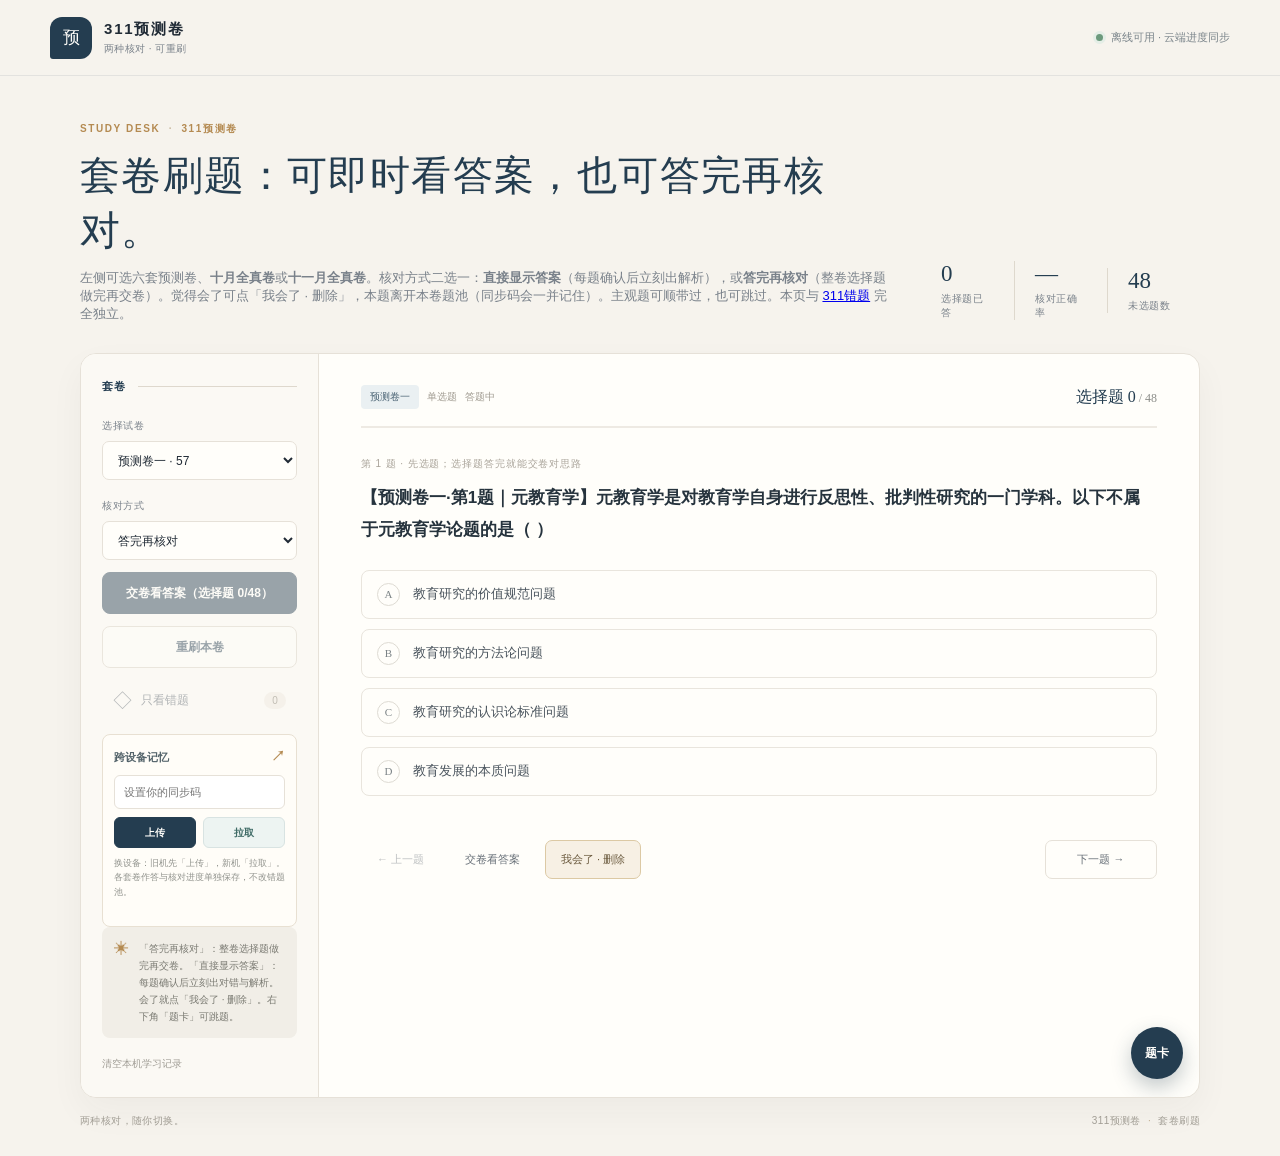
<file: 311/predict/index.html>
<!doctype html>
<html lang="zh-CN">
<head>
  <meta charset="utf-8">
  <meta name="viewport" content="width=device-width, initial-scale=1">
  <meta name="theme-color" content="#f6f3ed">
  <title>311预测卷</title>
  <link rel="stylesheet" href="../style.css?v=audit-fix-20261115">
  <link rel="stylesheet" href="./exam.css?v=audit-fix-20261115">
  <script src="questions.js?v=predict-clean-20261128"></script>
  <script src="questions-dandan.js?v=dandan-mock-clean-20261128"></script>
  <script>
    window.STUDY_APP_CONFIG = {
      storageKey: "311-predict-exam-progress-v5",
      appId: "311-predict-exam",
      syncNamespace: "311:predict-exam-v5:",
      defaultMode: "order",
      roundOnly: false,
      singlePool: false,
      paperOnly: true,
      examPaper: true,
      keepRoundPool: false,
      defaultCategory: "预测卷一",
      categoryOrder: ["预测卷一", "预测卷二", "预测卷三", "预测卷四", "预测卷五", "预测卷六", "十月全真卷", "十一月全真卷", "丹丹模拟卷一", "丹丹模拟卷二", "丹丹模拟卷三", "丹丹模拟卷四", "丹丹模拟卷五", "丹丹模拟卷六", "2024真题", "2025真题", "2026真题"]
    };
  </script>
  <script defer src="../study-list.js?v=audit-fix-20261115"></script>
  <script defer src="./app.js?v=predict-nov-q1-restore-20261118"></script>
</head>
<body>
  <header class="topbar">
    <a class="brand" href="./" aria-label="311预测卷">
      <span class="brand-mark">预</span>
      <span class="brand-copy"><strong>311预测卷</strong><small>两种核对 · 可重刷</small></span>
    </a>
    <div class="topbar-right"><span class="offline-dot"></span><span>离线可用 · 云端进度同步</span></div>
  </header>

  <main class="page-shell">
    <section class="intro-row">
      <div>
        <p class="eyebrow">STUDY DESK <span>·</span> 311预测卷</p>
        <h1>套卷刷题：可即时看答案，也可答完再核对。</h1>
        <p class="intro-copy">左侧可选六套预测卷、<strong>十月全真卷</strong>或<strong>十一月全真卷</strong>。核对方式二选一：<strong>直接显示答案</strong>（每题确认后立刻出解析），或<strong>答完再核对</strong>（整卷选择题做完再交卷）。觉得会了可点「我会了 · 删除」，本题离开本卷题池（同步码会一并记住）。主观题可顺带过，也可跳过。本页与 <a href="../wrong/">311错题</a> 完全独立。</p>
      </div>
      <div class="stats" aria-label="学习统计">
        <div class="stat"><span id="stat-done">0</span><small>选择题已答</small></div>
        <div class="stat"><span id="stat-accuracy">—</span><small>核对正确率</small></div>
        <div class="stat"><span id="stat-wrong">0</span><small id="stat-wrong-label">未选题数</small></div>
      </div>
    </section>

    <section class="workspace">
      <aside class="sidebar">
        <div class="sidebar-heading"><span class="section-kicker">套卷</span><span class="tiny-rule"></span></div>
        <label class="field-label" for="category-select">选择试卷</label>
        <select id="category-select" class="select-control" aria-label="选择预测卷"></select>
        <label class="field-label" for="check-mode-select">核对方式</label>
        <select id="check-mode-select" class="select-control" aria-label="选择核对方式">
          <option value="grade">答完再核对</option>
          <option value="instant">直接显示答案</option>
        </select>
        <button id="grade-paper-btn" class="btn btn-primary grade-paper-btn" type="button">交卷看答案</button>
        <button id="retake-paper-btn" class="btn btn-ghost grade-paper-btn retake-paper-btn" type="button" disabled>重刷本卷</button>
        <button id="wrong-filter" class="wrong-filter" type="button" disabled>
          <span class="bookmark-icon">◇</span>
          <span>只看错题</span>
          <span id="wrong-count" class="count-pill">0</span>
        </button>
        <section class="sync-card" aria-label="跨设备进度同步">
          <div class="sync-heading"><span>跨设备记忆</span><span class="sync-cloud">↗</span></div>
          <input id="sync-code" class="sync-code" type="password" autocomplete="off" placeholder="设置你的同步码">
          <div class="sync-actions"><button id="sync-upload" type="button">上传</button><button id="sync-download" type="button">拉取</button></div>
          <p class="sync-help">换设备：旧机先「上传」，新机「拉取」。各套卷作答与核对进度单独保存，不改错题池。</p>
          <p id="sync-status" class="sync-status" role="status"></p>
        </section>
        <div class="sidebar-note"><span class="note-mark">✳</span><p>「答完再核对」：整卷选择题做完再交卷。「直接显示答案」：每题确认后立刻出对错与解析。会了就点「我会了 · 删除」。右下角「题卡」可跳题。</p></div>
        <button id="reset-progress" class="text-button" type="button">清空本机学习记录</button>
      </aside>

      <section class="question-panel" aria-live="polite">
        <div id="question-view"></div>
      </section>
    </section>
    <footer class="footer"><span>两种核对，随你切换。</span><span>311预测卷 <i>·</i> 套卷刷题</span></footer>
  </main>
  <div id="toast" class="toast" role="status"></div>
</body>
</html>
</file>
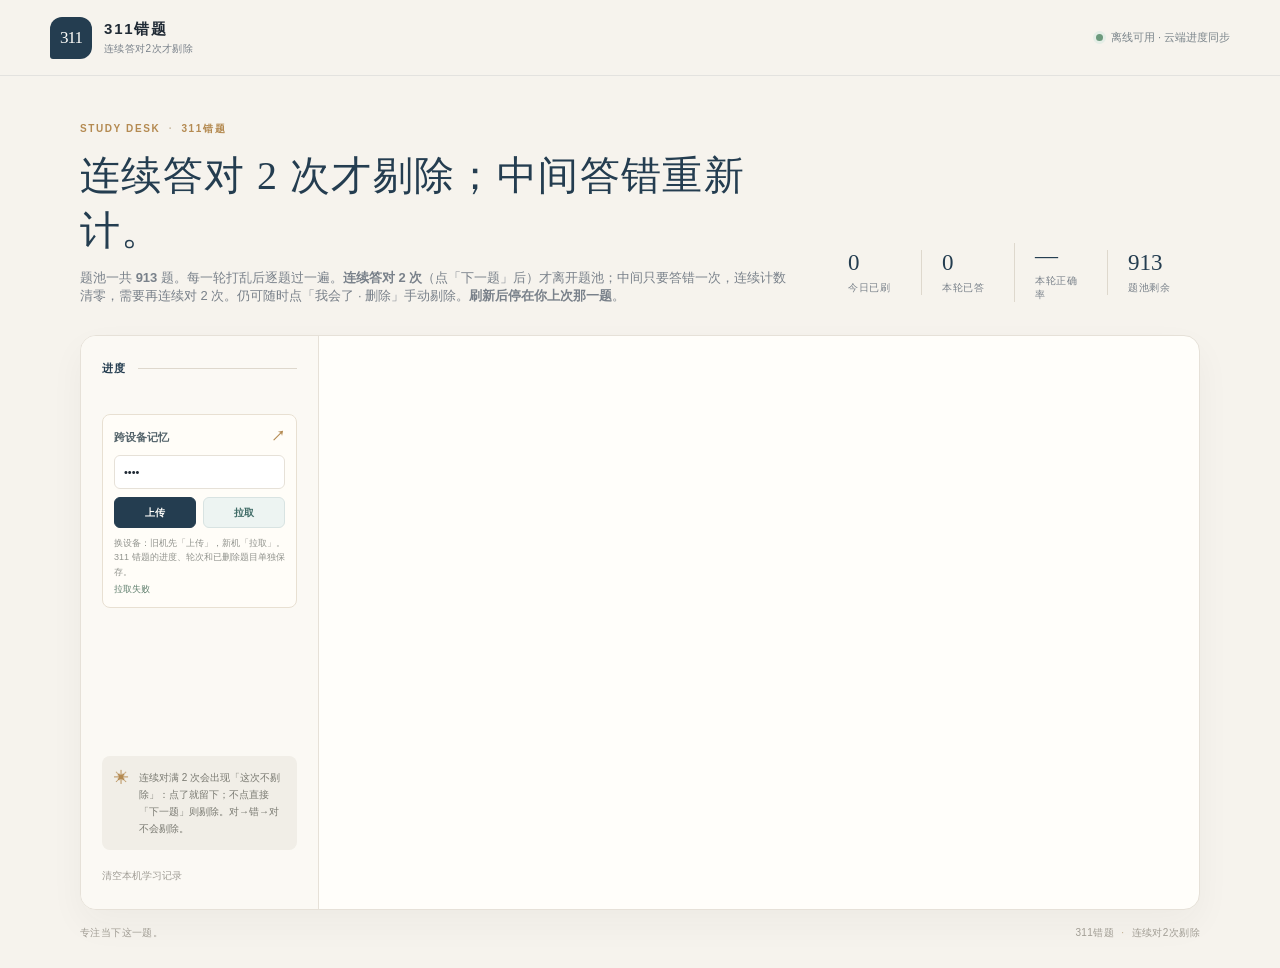
<file: 311/wrong/index.html>
<!doctype html>
<html lang="zh-CN">
<head>
  <meta charset="utf-8">
  <meta name="viewport" content="width=device-width, initial-scale=1">
  <meta name="theme-color" content="#f6f3ed">
  <title>311错题</title>
  <link rel="stylesheet" href="../style.css?v=round-nav-20261115">
  <script src="questions.js?v=wrong-pool-913-clean-20261128"></script>
  <script>
    window.STUDY_APP_CONFIG = {
      storageKey: "311-wrong-pool-progress-v1",
      appId: "311-wrong-pool",
      syncNamespace: "311:wrong-pool:",
      defaultMode: "random-cover",
      roundOnly: true,
      singlePool: true,
      keepRoundPool: true,
      // 连续答对 2 次才剔除；中间答错清零重计
      autoRemoveCorrectStreak: 2
    };
  </script>
  <script defer src="../study-list.js?v=round-nav-20261115"></script>
  <script defer src="../politics/app.js?v=politics-batch3-20261128"></script>
</head>
<body>
  <header class="topbar">
    <a class="brand" href="./" aria-label="311错题">
      <span class="brand-mark">311</span>
      <span class="brand-copy"><strong>311错题</strong><small>连续答对2次才剔除</small></span>
    </a>
    <div class="topbar-right"><span class="offline-dot"></span><span>离线可用 · 云端进度同步</span></div>
  </header>

  <main class="page-shell">
    <section class="intro-row">
      <div>
        <p class="eyebrow">STUDY DESK <span>·</span> 311错题</p>
        <h1>连续答对 2 次才剔除；中间答错重新计。</h1>
        <p class="intro-copy">题池一共 <strong id="bank-total">—</strong> 题。每一轮打乱后逐题过一遍。<strong>连续答对 2 次</strong>（点「下一题」后）才离开题池；中间只要答错一次，连续计数清零，需要再连续对 2 次。仍可随时点「我会了 · 删除」手动剔除。<strong>刷新后停在你上次那一题</strong>。</p>
      </div>
      <div class="stats" aria-label="学习统计">
        <div class="stat"><span id="stat-today">0</span><small>今日已刷</small></div>
        <div class="stat"><span id="stat-done">0</span><small>本轮已答</small></div>
        <div class="stat"><span id="stat-accuracy">—</span><small>本轮正确率</small></div>
        <div class="stat"><span id="stat-wrong">0</span><small>题池剩余</small></div>
      </div>
    </section>

    <section class="workspace">
      <aside class="sidebar">
        <div class="sidebar-heading"><span class="section-kicker">进度</span><span class="tiny-rule"></span></div>
        <section class="sync-card" aria-label="跨设备进度同步">
          <div class="sync-heading"><span>跨设备记忆</span><span class="sync-cloud">↗</span></div>
          <input id="sync-code" class="sync-code" type="password" autocomplete="off" placeholder="设置你的同步码">
          <div class="sync-actions"><button id="sync-upload" type="button">上传</button><button id="sync-download" type="button">拉取</button></div>
          <p class="sync-help">换设备：旧机先「上传」，新机「拉取」。311 错题的进度、轮次和已删除题目单独保存。</p>
          <p id="sync-status" class="sync-status" role="status"></p>
        </section>
        <div class="sidebar-note"><span class="note-mark">✳</span><p>连续对满 2 次会出现「这次不剔除」：点了就留下；不点直接「下一题」则剔除。对→错→对不会剔除。</p></div>
        <button id="reset-progress" class="text-button" type="button">清空本机学习记录</button>
      </aside>

      <section class="question-panel" aria-live="polite">
        <div id="question-view"></div>
      </section>
    </section>
    <footer class="footer"><span>专注当下这一题。</span><span>311错题 <i>·</i> 连续对2次剔除</span></footer>
  </main>
  <div id="toast" class="toast" role="status"></div>
  <script>
    document.getElementById("bank-total").textContent = (window.QUESTION_BANK || []).length;
  </script>
</body>
</html>
</file>
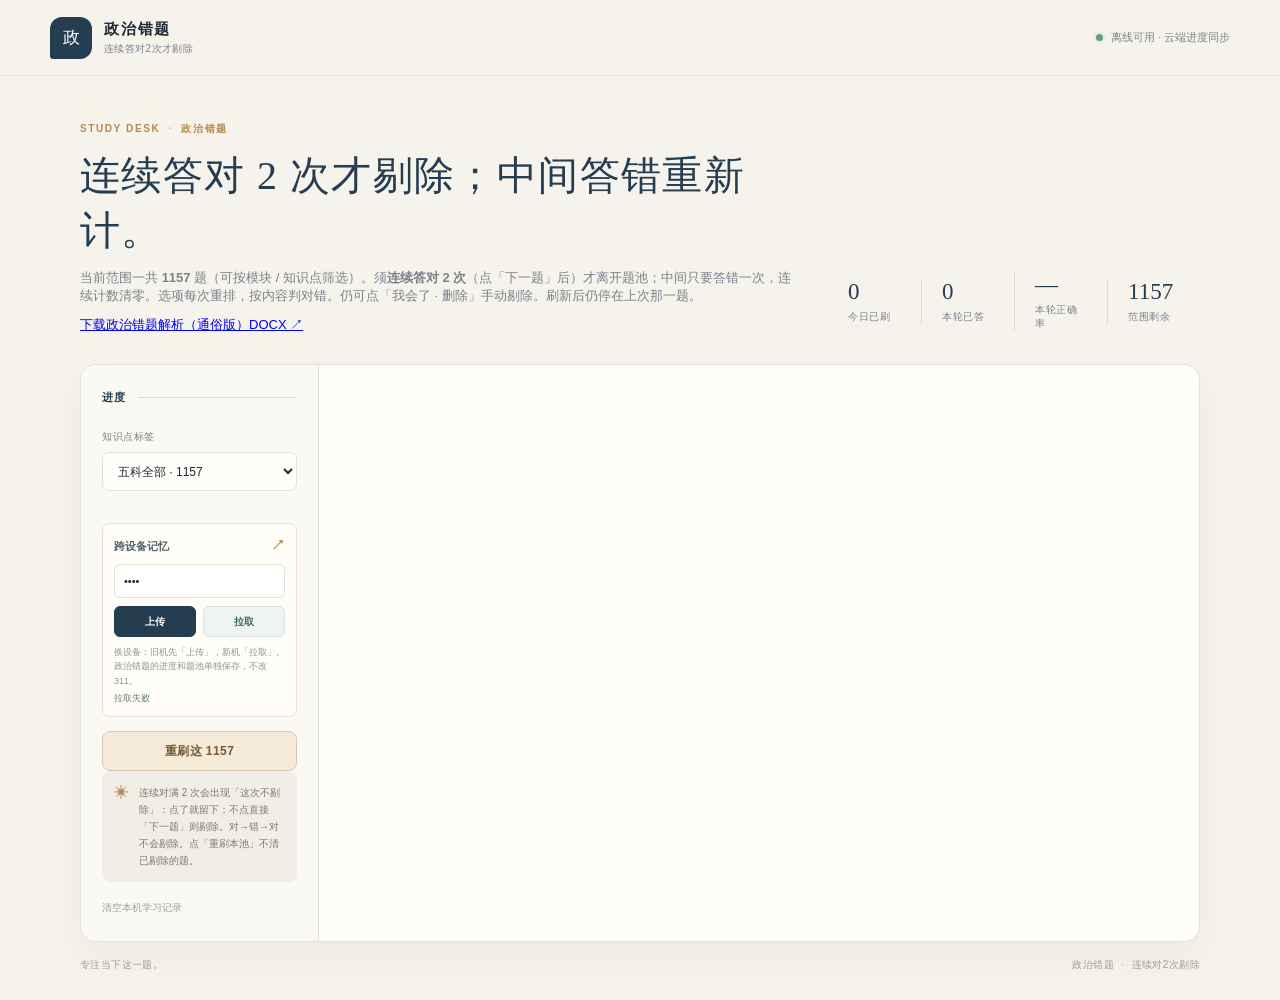
<file: 311/politics/wrong/index.html>
<!doctype html>
<html lang="zh-CN">
<head>
  <meta charset="utf-8">
  <meta name="viewport" content="width=device-width, initial-scale=1">
  <meta name="theme-color" content="#f6f3ed">
  <title>政治错题</title>
  <link rel="stylesheet" href="../style.css?v=restart-pool-20261123">
  <script src="questions.js?v=politics-docx-batch3-20261128"></script>
  <script src="questions-docx-batch-1.js?v=politics-docx-batch3-20261128"></script>
  <script src="questions-docx-batch-2.js?v=politics-docx-batch3-20261128"></script>
  <script src="questions-docx-batch-3.js?v=politics-docx-batch3-20261128"></script>
  <script>
    window.STUDY_APP_CONFIG = {
      storageKey: "politics-wrong-pool-progress-v1",
      appId: "politics-wrong-pool",
      syncNamespace: "politics:wrong-pool:",
      defaultMode: "random-cover",
      roundOnly: true,
      orderRound: false,
      keepRoundPool: true,
      // 连续答对 2 次才剔除；中间答错清零重计
      autoRemoveCorrectStreak: 2,
      lockPoolFromProgress: true,
      shuffleOptions: true,
      singlePool: false,
      subjectOrder: ["马原", "新思想", "毛中特", "史纲", "思修"],
      categoryOrder: [
        "马克思主义基本理论", "唯物论", "唯物辩证法", "认识论", "唯物史观", "商品与货币", "资本主义经济制度", "垄断资本与经济全球化", "社会主义与共产主义", "马原·未细分",
        "思想理论与「两个结合」", "中国式现代化与民族复兴", "高质量发展与经济建设", "改革开放与发展动力", "民主政治与全面依法治国", "文化建设与文化自信", "民生保障与共同富裕", "生态文明与绿色发展", "国家安全、国防与祖国统一", "中国特色大国外交", "党的领导与自我革命", "新思想·未细分",
        "毛泽东思想的形成与活的灵魂", "新民主主义革命理论", "社会主义改造理论", "社会主义建设道路初步探索", "邓小平理论", "「三个代表」重要思想", "科学发展观", "中国特色社会主义理论体系与新时代", "毛中特·未细分",
        "近代中国的开端与反侵略斗争", "洋务运动、维新变法与辛亥革命", "新文化运动、五四运动与中国共产党创建", "国民革命与土地革命战争", "全民族抗战与抗日战争胜利", "解放战争与新中国成立", "社会主义革命、建设与探索", "改革开放与中国特色社会主义", "新时代与民族复兴", "史纲·未细分",
        "思想道德与法律关系", "人生观与人生价值", "理想信念", "中国精神与爱国主义", "社会主义核心价值观", "道德规范与修养", "法治思想与法律基础", "思修·未细分"
      ]
    };
  </script>
  <script defer src="../../study-list.js?v=restart-pool-20261123"></script>
  <script defer src="../app.js?v=politics-batch3-20261128"></script>
</head>
<body>
  <header class="topbar">
    <a class="brand" href="./" aria-label="政治错题">
      <span class="brand-mark">政</span>
      <span class="brand-copy"><strong>政治错题</strong><small>连续答对2次才剔除</small></span>
    </a>
    <div class="topbar-right"><span class="offline-dot"></span><span>离线可用 · 云端进度同步</span></div>
  </header>

  <main class="page-shell">
    <section class="intro-row">
      <div>
        <p class="eyebrow">STUDY DESK <span>·</span> 政治错题</p>
        <h1>连续答对 2 次才剔除；中间答错重新计。</h1>
        <p class="intro-copy">当前范围一共 <strong id="bank-total">—</strong> 题（可按模块 / 知识点筛选）。须<strong>连续答对 2 次</strong>（点「下一题」后）才离开题池；中间只要答错一次，连续计数清零。选项每次重排，按内容判对错。仍可点「我会了 · 删除」手动剔除。刷新后仍停在上次那一题。</p>
        <p class="intro-copy"><a href="../政治错题解析（通俗版）.docx" download>下载政治错题解析（通俗版）DOCX ↗</a></p>
      </div>
      <div class="stats" aria-label="学习统计">
        <div class="stat"><span id="stat-today">0</span><small>今日已刷</small></div>
        <div class="stat"><span id="stat-done">0</span><small>本轮已答</small></div>
        <div class="stat"><span id="stat-accuracy">—</span><small>本轮正确率</small></div>
        <div class="stat"><span id="stat-wrong">0</span><small>范围剩余</small></div>
      </div>
    </section>

    <section class="workspace">
      <aside class="sidebar">
        <div class="sidebar-heading"><span class="section-kicker">进度</span><span class="tiny-rule"></span></div>
        <label class="field-label" for="category-select">知识点标签</label>
        <select id="category-select" class="select-control" aria-label="按模块或知识点筛选"></select>
        <section class="sync-card" aria-label="跨设备进度同步">
          <div class="sync-heading"><span>跨设备记忆</span><span class="sync-cloud">↗</span></div>
          <input id="sync-code" class="sync-code" type="password" autocomplete="off" placeholder="设置你的同步码">
          <div class="sync-actions"><button id="sync-upload" type="button">上传</button><button id="sync-download" type="button">拉取</button></div>
          <p class="sync-help">换设备：旧机先「上传」，新机「拉取」。政治错题的进度和题池单独保存，不改 311。</p>
          <p id="sync-status" class="sync-status" role="status"></p>
        </section>
        <button id="restart-pool" class="pool-restart-btn" type="button">重刷本池</button>
        <div class="sidebar-note"><span class="note-mark">✳</span><p>连续对满 2 次会出现「这次不剔除」：点了就留下；不点直接「下一题」则剔除。对→错→对不会剔除。点「重刷本池」不清已剔除的题。</p></div>
        <button id="reset-progress" class="text-button" type="button">清空本机学习记录</button>
      </aside>

      <section class="question-panel" aria-live="polite">
        <div id="question-view"></div>
      </section>
    </section>
    <footer class="footer"><span>专注当下这一题。</span><span>政治错题 <i>·</i> 连续对2次剔除</span></footer>
  </main>
  <div id="toast" class="toast" role="status"></div>
</body>
</html>
</file>
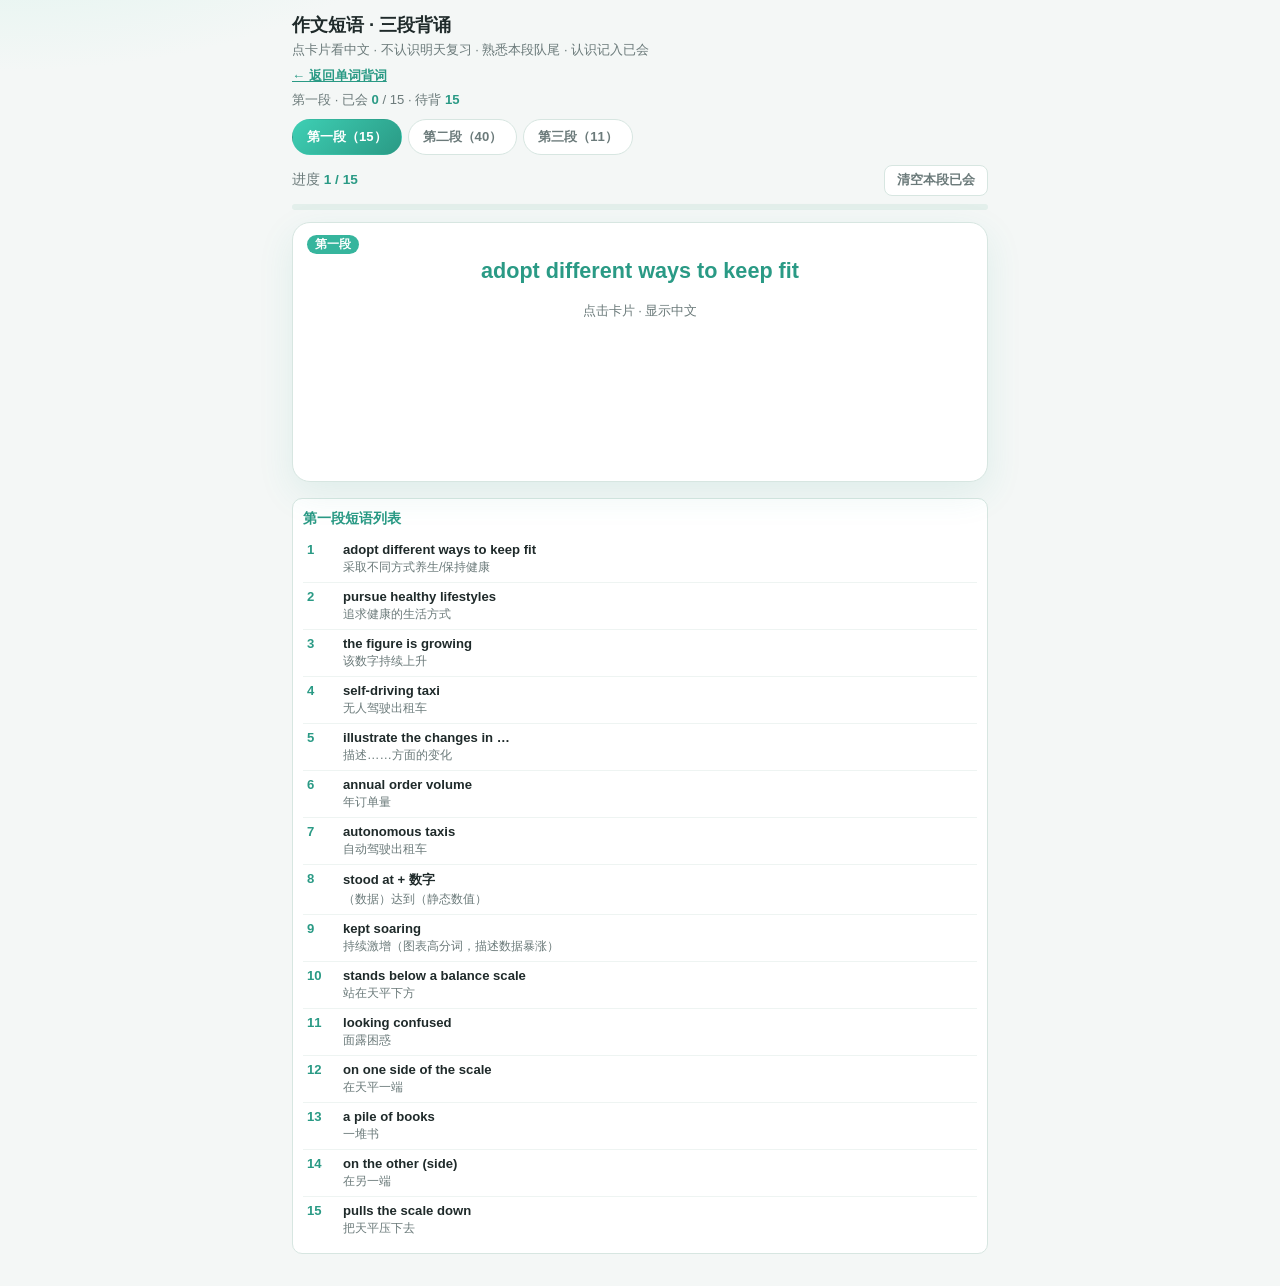
<file: phrases.html>
<!DOCTYPE html>
<html lang="zh-CN">
<head>
<meta charset="UTF-8" />
<meta name="viewport" content="width=device-width, initial-scale=1" />
<title>作文短语 · 三段背诵</title>
<style>
  :root {
    --bg: #f4f7f6; --card: #fff; --teal: #36b59d; --teal-dark: #2a9a85;
    --text: #1f2a2a; --muted: #6b7a7a; --line: #d7e6e1;
  }
  * { box-sizing: border-box; }
  body {
    margin: 0; font-family: "Segoe UI", "Microsoft YaHei", sans-serif; color: var(--text);
    background: radial-gradient(900px 400px at 0% -10%, #d9f3ec 0%, transparent 50%), var(--bg);
  }
  .wrap { max-width: 720px; margin: 0 auto; padding: 12px 12px 32px; }
  header { margin-bottom: 10px; }
  h1 { margin: 0; font-size: 1.15rem; }
  .sub { color: var(--muted); font-size: 0.8rem; margin-top: 4px; line-height: 1.4; }
  .nav { margin-top: 8px; font-size: 0.82rem; }
  .nav a { color: var(--teal-dark); font-weight: 650; }
  .stats { font-size: 0.82rem; color: var(--muted); margin-top: 6px; }
  .stats b { color: var(--teal-dark); }
  .section-tabs { display: flex; flex-wrap: wrap; gap: 6px; margin: 10px 0; }
  .section-tabs button {
    padding: 8px 14px; border-radius: 999px; border: 1px solid var(--line);
    background: #fff; color: var(--muted); font-weight: 700; font-size: 0.82rem; cursor: pointer;
  }
  .section-tabs button.active {
    background: linear-gradient(135deg, #3ecfb4, #2a9a85); color: #fff; border-color: transparent;
  }
  .card-top { display: flex; justify-content: space-between; align-items: center; font-size: 0.85rem; color: var(--muted); margin-bottom: 8px; }
  .card-top b { color: var(--teal-dark); }
  .track { height: 6px; background: #e3efeb; border-radius: 999px; overflow: hidden; margin-bottom: 12px; }
  .fill { height: 100%; width: 0%; background: linear-gradient(90deg, #36b59d, #2a9a85); transition: width 0.25s; }
  .flash {
    background: var(--card); border: 1px solid var(--line); border-radius: 18px;
    box-shadow: 0 12px 36px rgba(42,154,133,0.1); min-height: 260px; padding: 24px 18px;
    text-align: center; cursor: pointer; position: relative;
  }
  .flash .tag {
    position: absolute; top: 12px; left: 14px; font-size: 0.72rem; font-weight: 700;
    color: #fff; background: var(--teal); padding: 2px 8px; border-radius: 999px;
  }
  .flash .en {
    font-size: clamp(1.05rem, 4.5vw, 1.35rem); font-weight: 750; color: var(--teal-dark);
    line-height: 1.45; margin-top: 8px;
  }
  .flash .hint { margin-top: 16px; font-size: 0.82rem; color: var(--muted); }
  .flash .zh {
    display: none; margin-top: 14px; padding: 12px 14px; text-align: left;
    background: #fff8ec; border: 1px solid #f0d2a0; border-radius: 12px;
    font-size: 0.95rem; line-height: 1.5;
  }
  .flash.open .zh { display: block; }
  .flash.open .hint { display: none; }
  .actions { display: grid; grid-template-columns: 1fr 1fr 1fr; gap: 8px; margin-top: 14px; display: none; }
  .actions.show { display: grid; }
  .actions button { padding: 12px 6px; border: 0; border-radius: 12px; font-weight: 700; font-size: 0.85rem; cursor: pointer; }
  .act-forgot { background: #fdecea; color: #c0392b; }
  .act-vague { background: #fff6e5; color: #b8860b; }
  .act-know { background: #e8f6f2; color: #1a7a66; }
  .done {
    display: none; text-align: center; padding: 28px 16px; background: var(--card);
    border: 1px dashed var(--line); border-radius: 14px; color: var(--muted);
  }
  .done b { display: block; color: var(--teal-dark); margin-bottom: 8px; }
  .row { display: flex; flex-wrap: wrap; gap: 8px; justify-content: center; margin-top: 12px; }
  button.tool {
    appearance: none; border: 1px solid var(--line); background: #fff; border-radius: 8px;
    padding: 6px 12px; font-weight: 700; font-size: 0.8rem; cursor: pointer; color: var(--muted);
  }
  button.tool-primary { background: var(--teal); color: #fff; border-color: transparent; }
  .list-panel { margin-top: 16px; background: var(--card); border: 1px solid var(--line); border-radius: 10px; padding: 10px; }
  .list-panel h2 { margin: 0 0 8px; font-size: 0.9rem; color: var(--teal-dark); }
  .phrase-row {
    display: grid; grid-template-columns: 28px 1fr; gap: 8px; padding: 6px 4px;
    border-bottom: 1px solid #eef4f2; font-size: 0.82rem; cursor: pointer;
  }
  .phrase-row:last-child { border-bottom: 0; }
  .phrase-row.known { opacity: 0.55; }
  .phrase-row .idx { color: var(--teal-dark); font-weight: 700; }
  .phrase-row .en { font-weight: 650; color: var(--text); }
  .phrase-row .zh { color: var(--muted); margin-top: 2px; font-size: 0.78rem; }
</style>
</head>
<body>
<div class="wrap">
  <header>
    <h1>作文短语 · 三段背诵</h1>
    <div class="sub">点卡片看中文 · 不认识明天复习 · 熟悉本段队尾 · 认识记入已会</div>
    <div class="nav"><a href="index.html">← 返回单词背词</a></div>
    <div class="stats" id="stats"></div>
  </header>

  <div class="section-tabs" id="sectionTabs">
    <button type="button" data-section="1" class="active">第一段（15）</button>
    <button type="button" data-section="2">第二段（40）</button>
    <button type="button" data-section="3">第三段（11）</button>
  </div>

  <div class="card-top">
    <span>进度 <b id="cardProgress">0 / 0</b></span>
    <button type="button" class="tool" id="btnResetSection">清空本段已会</button>
  </div>
  <div class="track"><div class="fill" id="progressFill"></div></div>

  <div class="flash" id="flash">
    <span class="tag" id="sectionTag">第一段</span>
    <div class="en" id="cardEn"></div>
    <div class="hint" id="cardHint">点击卡片 · 显示中文</div>
    <div class="zh" id="cardZh"></div>
  </div>

  <div class="actions" id="actions">
    <button type="button" class="act-forgot" data-act="forgot">不认识</button>
    <button type="button" class="act-vague" data-act="vague">熟悉</button>
    <button type="button" class="act-know" data-act="know">认识</button>
  </div>

  <div class="done" id="done">
    <b id="doneTitle">本段背完了</b>
    <span id="doneHint">可切换其他段继续，或点「重新背本段」。</span>
    <div class="row">
      <button type="button" class="tool tool-primary" id="btnReload">重新背本段</button>
    </div>
  </div>

  <div class="list-panel">
    <h2 id="listTitle">第一段短语列表</h2>
    <div id="phraseList"></div>
  </div>
</div>

<script>
const STORAGE_KEY = "phrase_memo_v2";
const PHRASE_LIST_VERSION = 2;
const $ = (id) => document.getElementById(id);

const PHRASES = [
    { id: 1, section: 1, en: "adopt different ways to keep fit", zh: "采取不同方式养生/保持健康" },
    { id: 2, section: 1, en: "pursue healthy lifestyles", zh: "追求健康的生活方式" },
    { id: 3, section: 1, en: "the figure is growing", zh: "该数字持续上升" },
    { id: 4, section: 1, en: "self-driving taxi", zh: "无人驾驶出租车" },
    { id: 5, section: 1, en: "illustrate the changes in …", zh: "描述……方面的变化" },
    { id: 6, section: 1, en: "annual order volume", zh: "年订单量" },
    { id: 7, section: 1, en: "autonomous taxis", zh: "自动驾驶出租车" },
    { id: 8, section: 1, en: "stood at + 数字", zh: "（数据）达到（静态数值）" },
    { id: 9, section: 1, en: "kept soaring", zh: "持续激增（图表高分词，描述数据暴涨）" },
    { id: 10, section: 1, en: "stands below a balance scale", zh: "站在天平下方" },
    { id: 11, section: 1, en: "looking confused", zh: "面露困惑" },
    { id: 12, section: 1, en: "on one side of the scale", zh: "在天平一端" },
    { id: 13, section: 1, en: "a pile of books", zh: "一堆书" },
    { id: 14, section: 1, en: "on the other (side)", zh: "在另一端" },
    { id: 15, section: 1, en: "pulls the scale down", zh: "把天平压下去" },
    { id: 16, section: 2, en: "light health preservation", zh: "轻养生（本篇主题词）" },
    { id: 17, section: 2, en: "Several factors can account for the trend.", zh: "几个因素可以解释这一趋势" },
    { id: 18, section: 2, en: "heavy workloads", zh: "繁重的工作负担" },
    { id: 19, section: 2, en: "irregular daily routines", zh: "不规律的日常作息" },
    { id: 20, section: 2, en: "render sb aware of …", zh: "使某人意识到……（高分动词搭配）" },
    { id: 21, section: 2, en: "potential health hazards", zh: "潜在的健康隐患" },
    { id: 22, section: 2, en: "a wide array of", zh: "各式各样的、大量的" },
    { id: 23, section: 2, en: "enable sb to do sth", zh: "使某人能够做某事" },
    { id: 24, section: 2, en: "busy office workers", zh: "忙碌的上班族" },
    { id: 25, section: 2, en: "take simple health measures", zh: "采取简易的养生方式" },
    { id: 26, section: 2, en: "fall into a paradox", zh: "陷入一种矛盾（思辨加分短语）" },
    { id: 27, section: 2, en: "stay up late", zh: "熬夜" },
    { id: 28, section: 2, en: "overwork", zh: "过度工作，超负荷工作" },
    { id: 29, section: 2, en: "count on sth to do sth", zh: "指望某物去做……" },
    { id: 30, section: 2, en: "health supplements", zh: "养生保健品" },
    { id: 31, section: 2, en: "offset physical losses", zh: "弥补身体损耗" },
    { id: 32, section: 2, en: "transform our lifestyle", zh: "改变我们的生活方式" },
    { id: 33, section: 2, en: "technological advances", zh: "技术进步" },
    { id: 34, section: 2, en: "alter this pattern", zh: "改变这种模式" },
    { id: 35, section: 2, en: "cut down avoidable traffic risks", zh: "减少可避免的交通风险" },
    { id: 36, section: 2, en: "attach great importance to …", zh: "高度重视……" },
    { id: 37, section: 2, en: "improve life quality", zh: "提升生活质量" },
    { id: 38, section: 2, en: "be burdened with heavy workloads", zh: "背负繁重的工作压力" },
    { id: 39, section: 2, en: "relieve their stress", zh: "缓解压力" },
    { id: 40, section: 2, en: "save physical energy", zh: "节省体力" },
    { id: 41, section: 2, en: "conveys what lifestyle teenagers should choose", zh: "传达青少年应当选择何种生活方式" },
    { id: 42, section: 2, en: "in their life journey", zh: "在人生旅途上" },
    { id: 43, section: 2, en: "It is inevitable that …", zh: "……是不可避免的" },
    { id: 44, section: 2, en: "face a dilemma", zh: "面临两难抉择" },
    { id: 45, section: 2, en: "indulge in temporary entertainment", zh: "沉溺于短暂的娱乐" },
    { id: 46, section: 2, en: "keep studying persistently", zh: "坚持学习" },
    { id: 47, section: 2, en: "weigh the consequences", zh: "权衡后果" },
    { id: 48, section: 2, en: "be responsible for our own life", zh: "对自己的人生负责" },
    { id: 49, section: 2, en: "resist transient temptation", zh: "抵制短暂的诱惑" },
    { id: 50, section: 2, en: "lose precious opportunities for self-growth", zh: "失去宝贵的自我成长机会" },
    { id: 51, section: 2, en: "attach great importance to self-improvement", zh: "高度重视自我提升" },
    { id: 52, section: 2, en: "stick to their goals", zh: "坚守目标" },
    { id: 53, section: 2, en: "equip sb. with knowledge and inner motivation", zh: "赋予某人知识与内在动力" },
    { id: 54, section: 2, en: "perseverance lays a solid foundation for…", zh: "毅力为……打下坚实基础" },
    { id: 55, section: 2, en: "cope with future challenges", zh: "应对未来的挑战" },
    { id: 56, section: 3, en: "cultivate wholesome lifestyles", zh: "培养健康的生活方式" },
    { id: 57, section: 3, en: "rather than", zh: "而不是" },
    { id: 58, section: 3, en: "superficial remedies", zh: "表面的补救手段（高分思辨短语）" },
    { id: 59, section: 3, en: "fully appreciate the benefits", zh: "充分认识 / 享受益处" },
    { id: 60, section: 3, en: "technological progress", zh: "科技进步" },
    { id: 61, section: 3, en: "take initiatives to do sth", zh: "主动采取行动做某事" },
    { id: 62, section: 3, en: "regulate this emerging industry", zh: "规范这一新兴行业" },
    { id: 63, section: 3, en: "enrich our knowledge", zh: "丰富知识" },
    { id: 64, section: 3, en: "translate this awareness into practical actions", zh: "将这种认知转化为实际行动" },
    { id: 65, section: 3, en: "rather than", zh: "而不是" },
    { id: 66, section: 3, en: "indulge in mindless entertainment on mobile phones", zh: "沉迷手机上无意义的娱乐" },
  ];

const SECTION_NAMES = { 1: "第一段", 2: "第二段", 3: "第三段" };

let currentSection = 1;
let knownIds = [];
let reviewSchedule = {};
let queue = [];
let queueIndex = 0;
let sessionTotal = 0;
let revealed = false;

function todayKey() {
  const d = new Date();
  return `${d.getFullYear()}-${String(d.getMonth() + 1).padStart(2, "0")}-${String(d.getDate()).padStart(2, "0")}`;
}

function addDays(dateKey, days) {
  const [y, mo, da] = dateKey.split("-").map(Number);
  const t = new Date(y, mo - 1, da + days);
  return `${t.getFullYear()}-${String(t.getMonth() + 1).padStart(2, "0")}-${String(t.getDate()).padStart(2, "0")}`;
}

function isAvailable(id) {
  if (knownIds.includes(id)) return false;
  const due = reviewSchedule[id];
  if (!due) return true;
  return due <= todayKey();
}

function phraseById(id) {
  return PHRASES.find((p) => p.id === id);
}

function save() {
  localStorage.setItem(
    STORAGE_KEY,
    JSON.stringify({ phraseListVersion: PHRASE_LIST_VERSION, knownIds, reviewSchedule, currentSection })
  );
}

function load() {
  try {
    const data = JSON.parse(localStorage.getItem(STORAGE_KEY) || "{}");
    if (data.phraseListVersion !== PHRASE_LIST_VERSION) {
      knownIds = [];
      reviewSchedule = {};
      currentSection = 1;
      return;
    }
    if (Array.isArray(data.knownIds)) knownIds = data.knownIds.map(Number);
    if (data.reviewSchedule) reviewSchedule = data.reviewSchedule;
    if (data.currentSection) currentSection = data.currentSection;
  } catch (e) {}
}

function sectionPhraseIds(section) {
  return PHRASES.filter((p) => p.section === section && isAvailable(p.id)).map((p) => p.id);
}

function rebuildQueue() {
  const due = Object.keys(reviewSchedule)
    .map(Number)
    .filter((id) => PHRASES.some((p) => p.section === currentSection && p.id === id) && isAvailable(id) && reviewSchedule[id] <= todayKey())
    .sort((a, b) => a - b);
  const rest = sectionPhraseIds(currentSection).filter((id) => !due.includes(id));
  queue = due.concat(rest);
  queueIndex = 0;
  sessionTotal = queue.length;
  revealed = false;
}

function updateStats() {
  const total = PHRASES.filter((p) => p.section === currentSection).length;
  const known = PHRASES.filter((p) => p.section === currentSection && knownIds.includes(p.id)).length;
  $("stats").innerHTML = `${SECTION_NAMES[currentSection]} · 已会 <b>${known}</b> / ${total} · 待背 <b>${queue.length}</b>`;
}

function renderList() {
  $("listTitle").textContent = SECTION_NAMES[currentSection] + "短语列表";
  const html = PHRASES.filter((p) => p.section === currentSection).map((p, i) => {
    const cls = knownIds.includes(p.id) ? "phrase-row known" : "phrase-row";
    return `<div class="${cls}" data-id="${p.id}"><div class="idx">${i + 1}</div><div><div class="en">${escapeHtml(p.en)}</div><div class="zh">${escapeHtml(p.zh)}</div></div></div>`;
  }).join("");
  $("phraseList").innerHTML = html;
}

function escapeHtml(s) {
  return String(s).replaceAll("&", "&amp;").replaceAll("<", "&lt;").replaceAll(">", "&gt;");
}

function showDone() {
  $("flash").style.display = "none";
  $("actions").classList.remove("show");
  $("done").style.display = "block";
  $("cardProgress").textContent = "完成";
  $("progressFill").style.width = "100%";
}

function renderCard() {
  $("done").style.display = "none";
  $("flash").style.display = "block";
  $("actions").classList.remove("show");
  $("cardHint").style.display = "block";
  $("cardZh").style.display = "none";
  $("flash").classList.remove("open");
  revealed = false;

  if (!queue.length) {
    showDone();
    updateStats();
    renderList();
    return;
  }

  if (queueIndex >= queue.length) queueIndex = 0;
  const p = phraseById(queue[queueIndex]);
  if (!p) {
    queue.splice(queueIndex, 1);
    renderCard();
    return;
  }

  const done = sessionTotal - queue.length;
  $("cardProgress").textContent = `${done + 1} / ${sessionTotal}`;
  $("progressFill").style.width = (sessionTotal ? Math.round((done / sessionTotal) * 100) : 0) + "%";
  $("sectionTag").textContent = SECTION_NAMES[currentSection];
  $("cardEn").textContent = p.en;
  $("cardZh").textContent = p.zh;
  updateStats();
  renderList();
}

function onReveal() {
  if (!queue.length || revealed) return;
  revealed = true;
  $("flash").classList.add("open");
  $("actions").classList.add("show");
}

function onAnswer(act) {
  if (!queue.length) return;
  if (!revealed) {
    onReveal();
    return;
  }
  const id = queue[queueIndex];
  if (act === "know") {
    if (!knownIds.includes(id)) knownIds.push(id);
    delete reviewSchedule[id];
    queue.splice(queueIndex, 1);
  } else if (act === "forgot") {
    reviewSchedule[id] = addDays(todayKey(), 1);
    queue.splice(queueIndex, 1);
  } else {
    delete reviewSchedule[id];
    const picked = queue.splice(queueIndex, 1)[0];
    if (picked != null) queue.push(picked);
  }
  save();
  revealed = false;
  if (!queue.length) {
    showDone();
    save();
    updateStats();
    renderList();
    return;
  }
  if (queueIndex >= queue.length) queueIndex = 0;
  renderCard();
}

function setSection(section) {
  currentSection = section;
  document.querySelectorAll("#sectionTabs button").forEach((btn) => {
    btn.classList.toggle("active", +btn.dataset.section === section);
  });
  rebuildQueue();
  renderCard();
  save();
}

$("flash").onclick = () => onReveal();
$("actions").addEventListener("click", (e) => {
  const btn = e.target.closest("[data-act]");
  if (btn) onAnswer(btn.getAttribute("data-act"));
});
$("sectionTabs").addEventListener("click", (e) => {
  const btn = e.target.closest("button[data-section]");
  if (btn) setSection(+btn.dataset.section);
});
$("btnReload").onclick = () => {
  rebuildQueue();
  renderCard();
};
$("btnResetSection").onclick = () => {
  if (!confirm(`清空${SECTION_NAMES[currentSection]}的已会记录？`)) return;
  const ids = new Set(PHRASES.filter((p) => p.section === currentSection).map((p) => p.id));
  knownIds = knownIds.filter((id) => !ids.has(id));
  for (const id of ids) delete reviewSchedule[id];
  save();
  rebuildQueue();
  renderCard();
};
$("phraseList").addEventListener("click", (e) => {
  const row = e.target.closest(".phrase-row");
  if (!row) return;
  const id = +row.dataset.id;
  const idx = queue.indexOf(id);
  if (idx >= 0) queueIndex = idx;
  else {
    if (!isAvailable(id)) return;
    queue.unshift(id);
    queueIndex = 0;
    sessionTotal = queue.length;
  }
  renderCard();
});

document.addEventListener("keydown", (e) => {
  if (e.target.matches("input, textarea")) return;
  if (e.code === "Space") { e.preventDefault(); onReveal(); }
  else if (e.key === "1") onAnswer("forgot");
  else if (e.key === "2") onAnswer("vague");
  else if (e.key === "3") onAnswer("know");
});

load();
document.querySelectorAll("#sectionTabs button").forEach((btn) => {
  btn.classList.toggle("active", +btn.dataset.section === currentSection);
});
rebuildQueue();
renderCard();
</script>
</body>
</html>
</file>
<file: 311/style.css>
:root {
  color-scheme: light;
  --paper: #f6f3ed;
  --card: #fffefa;
  --ink: #202a35;
  --muted: #79818a;
  --line: #e6e1d8;
  --navy: #243d50;
  --navy-soft: #eaf0f2;
  --gold: #b48a51;
  --gold-soft: #f4ead8;
  --green: #38745b;
  --green-soft: #e8f2ed;
  --red: #a75048;
  --red-soft: #f8eae7;
  font-family: "Aptos", "Microsoft YaHei UI", "PingFang SC", sans-serif;
}
* { box-sizing: border-box; }
body { margin: 0; background: var(--paper); color: var(--ink); min-height: 100vh; }
button, input, select { font: inherit; }
button { cursor: pointer; }
.topbar { height: 76px; padding: 0 max(30px, calc((100vw - 1180px)/2)); display:flex; align-items:center; justify-content:space-between; border-bottom:1px solid rgba(36,61,80,.09); }
.brand { display:flex; gap:12px; align-items:center; color:inherit; text-decoration:none; }
.brand-mark { display:grid; place-items:center; width:42px; height:42px; background:var(--navy); color:#fffefa; border-radius:12px 12px 12px 3px; font-family:Georgia,serif; font-size:17px; letter-spacing:-1px; }
.brand-copy { display:flex; flex-direction:column; gap:3px; }
.brand-copy strong { font-size:15px; letter-spacing:.12em; }
.brand-copy small { color:var(--muted); font-size:10px; letter-spacing:.04em; }
.topbar-right { display:flex; gap:8px; align-items:center; color:#7b858b; font-size:11px; }
.offline-dot { width:7px; height:7px; border-radius:50%; background:#6c9a7d; box-shadow:0 0 0 3px #e5eee7; }
.page-shell { max-width:1180px; margin:0 auto; padding:46px 30px 28px; }
.intro-row { display:flex; align-items:flex-end; justify-content:space-between; gap:32px; margin-bottom:30px; }
.eyebrow { margin:0 0 12px; color:var(--gold); font-size:10px; font-weight:700; letter-spacing:.16em; }
.eyebrow span { padding:0 4px; color:#c8b99f; }
h1 { margin:0; color:var(--navy); font-family:Georgia,"Microsoft YaHei UI",serif; font-size:clamp(29px,4vw,40px); font-weight:500; letter-spacing:.035em; }
.intro-copy { margin:11px 0 0; color:var(--muted); font-size:13px; }
.stats { display:flex; align-items:center; gap:0; padding-bottom:3px; }
.stat { min-width:93px; padding:0 20px; border-left:1px solid #ded8cd; display:flex; flex-direction:column; gap:5px; }
.stat:first-child { border:0; }
.stat span { color:var(--navy); font-family:Georgia,serif; font-size:23px; }
.stat small { color:var(--muted); font-size:10px; letter-spacing:.07em; }
.workspace { display:grid; grid-template-columns:238px minmax(0,1fr); min-height:575px; border:1px solid var(--line); border-radius:16px; overflow:hidden; background:var(--card); box-shadow:0 14px 35px rgba(47,52,53,.045); }
.sidebar { padding:25px 21px 22px; border-right:1px solid var(--line); background:#fbf9f4; display:flex; flex-direction:column; align-items:stretch; }
.sidebar-heading { display:flex; align-items:center; gap:12px; margin-bottom:25px; }
.section-kicker { color:var(--navy); font-size:11px; font-weight:700; letter-spacing:.1em; white-space:nowrap; }
.tiny-rule { height:1px; background:#ded8cd; flex:1; }
.field-label,.search-label { display:block; margin-bottom:8px; color:#79818a; font-size:10px; letter-spacing:.05em; }
.select-control { width:100%; height:39px; margin-bottom:19px; padding:0 11px; border:1px solid var(--line); border-radius:7px; outline:none; color:var(--ink); background:#fffefa; font-size:12px; }
.select-control:focus,.search-wrap:focus-within { border-color:#aab9c0; box-shadow:0 0 0 3px rgba(36,61,80,.07); }
.search-label { margin-top:1px; }
.search-wrap { height:38px; margin-bottom:18px; padding:0 10px; display:flex; align-items:center; gap:7px; border:1px solid var(--line); border-radius:7px; background:#fffefa; color:#9b9c97; }
.search-wrap span { font-size:18px; line-height:1; transform:rotate(-15deg); }
.search-wrap input { width:100%; border:0; outline:none; color:var(--ink); background:transparent; font-size:12px; }
.search-wrap input::placeholder { color:#b5b3ad; }
.wrong-filter { height:41px; display:flex; align-items:center; gap:9px; padding:0 10px; border:1px solid transparent; border-radius:7px; background:transparent; color:#59636c; text-align:left; font-size:12px; }
.wrong-filter:hover,.wrong-filter.active { background:var(--gold-soft); color:#755a36; }
.pending-filter .bookmark-icon { font-size:17px; }
.bookmark-icon { font-size:19px; line-height:1; }
.count-pill { margin-left:auto; min-width:22px; padding:3px 6px; border-radius:10px; background:#eee9df; color:#7f7769; font-size:10px; text-align:center; }
.sidebar-note { margin-top:auto; padding:13px 12px; display:flex; gap:10px; border-radius:8px; background:#f1eee7; }
.note-mark { color:var(--gold); font-size:15px; }
.sidebar-note p { margin:0; color:#7a7a72; font-size:10px; line-height:1.7; }
.text-button { align-self:flex-start; margin-top:15px; padding:4px 0; border:0; background:none; color:#a09d95; font-size:10px; }
.text-button:hover { color:var(--red); }
.question-panel { min-width:0; padding:31px 42px 28px; }
.question-topline { display:flex; justify-content:space-between; align-items:center; gap:16px; padding-bottom:17px; border-bottom:1px solid #eeeae3; }
.badges { display:flex; gap:8px; align-items:center; flex-wrap:wrap; }
.category-badge { padding:5px 9px; border-radius:4px; background:var(--navy-soft); color:#496273; font-size:10px; }
.paper-badge { color:#a09b91; font-size:10px; }
.question-count { color:#8b8c88; font-family:Georgia,serif; font-size:12px; white-space:nowrap; }
.question-count strong { color:var(--navy); font-size:16px; font-weight:500; }
.progress-track { height:2px; margin-top:-1px; background:#eeeae3; }
.progress-fill { width:0; height:100%; background:var(--gold); transition:width .25s; }
.question-content { padding:29px 0 9px; }
.question-meta { margin:0 0 11px; color:#aaa49a; font-size:10px; letter-spacing:.09em; }
.question-stem { margin:0; color:#26333d; font-family:"Microsoft YaHei UI","PingFang SC",sans-serif; font-size:17px; font-weight:600; line-height:1.9; }
.options { margin:23px 0 18px; display:grid; gap:10px; }
.option { width:100%; min-height:49px; display:flex; gap:13px; align-items:center; padding:12px 15px; border:1px solid #e9e5dd; border-radius:8px; background:#fffefa; color:#4a545d; text-align:left; transition:background .15s,border-color .15s,transform .15s; }
.option:hover:not(:disabled) { border-color:#bcc8cc; background:#fbfcfa; transform:translateY(-1px); }
.option-key { flex:none; width:23px; height:23px; display:grid; place-items:center; border:1px solid #dedbd3; border-radius:50%; color:#7b8386; font-family:Georgia,serif; font-size:11px; }
.option-main { flex:1; min-width:0; display:flex; align-items:center; }
.option-main:has(.option-why) { display:grid; grid-template-columns:minmax(0,max-content) minmax(8em,1fr); column-gap:12px; align-items:center; }
.option-text { min-width:0; padding-top:0; font-size:13px; line-height:1.75; }
.option-why { min-width:0; align-self:center; color:#c42323; font-weight:700; font-size:12px; line-height:1.4; padding:1px 7px; border:1px solid #e23b3b; border-radius:4px; background:#fff; }
.option.selected { border-color:#8096a2; background:#f1f5f5; }
.option.selected .option-key { border-color:var(--navy); background:var(--navy); color:white; }
.option.correct { border-color:#9fc2ad; background:var(--green-soft); }
.option.correct .option-key { border-color:var(--green); background:var(--green); color:#fff; }
.option.incorrect { border-color:#d6a39c; background:var(--red-soft); }
.option.incorrect .option-key { border-color:var(--red); background:var(--red); color:#fff; }
.option:disabled { cursor:default; }
.answer-box { margin:18px 0 4px; padding:15px 17px; border-left:3px solid var(--gold); border-radius:0 7px 7px 0; background:#f8f5ef; animation:appear .2s ease-out; }
.answer-result { margin:0 0 8px; font-size:12px; font-weight:700; }
.answer-result.good { color:var(--green); }
.answer-result.bad { color:var(--red); }
.answer-text { margin:0; color:#6c706e; font-size:12px; line-height:1.85; }
@keyframes appear { from { opacity:0; transform:translateY(4px); } to { opacity:1; transform:translateY(0); } }
.controls { display:flex; justify-content:space-between; align-items:center; gap:15px; padding-top:17px; }
.control-left,.control-right { display:flex; align-items:center; gap:9px; }
.btn { min-height:39px; padding:0 15px; border:1px solid var(--line); border-radius:7px; background:#fffefa; color:#687078; font-size:11px; transition:all .15s; }
.btn:hover:not(:disabled) { border-color:#bdc7c9; color:var(--navy); }
.btn:disabled { opacity:.42; cursor:not-allowed; }
.btn-primary { min-width:112px; border-color:var(--navy); background:var(--navy); color:#fffefa; }
.btn-primary:hover:not(:disabled) { border-color:#162e40; background:#162e40; color:#fff; }
.btn-primary:disabled { opacity:.4; }
#submit-btn,#next-btn { min-width:112px; }
.btn-ghost { border-color:transparent; background:transparent; }
.btn-save { color:#8d7859; }
.btn-save.saved { border-color:#e8d9bb; background:#f8f1e4; color:#876638; }
.btn-master { color:#6b5a3e; border-color:#dcc9a4; background:#f7f0e4; }
.btn-master:hover { border-color:#c9ae7d; background:#f1e6d2; color:#5a4a31; }
.empty-state { min-height:455px; display:flex; flex-direction:column; align-items:center; justify-content:center; text-align:center; }
.empty-symbol { width:54px; height:54px; display:grid; place-items:center; border:1px solid #e5ddce; border-radius:50%; color:var(--gold); font-size:24px; }
.empty-state h2 { margin:18px 0 7px; color:var(--navy); font-family:Georgia,serif; font-size:22px; font-weight:500; }
.empty-state p { max-width:310px; margin:0; color:var(--muted); font-size:12px; line-height:1.8; }
.review-report { max-width:520px; width:100%; text-align:left; margin-top:8px; }
.review-report .report-summary { font-size:12px; color:var(--muted); line-height:1.7; margin:0 0 14px; }
.review-report .miss-list { list-style:none; margin:0 0 16px; padding:0; max-height:280px; overflow:auto; border:1px solid var(--line); border-radius:8px; background:#faf8f4; }
.review-report .miss-row { display:flex; gap:10px; align-items:flex-start; padding:9px 11px; border-bottom:1px solid var(--line); font-size:12px; line-height:1.5; }
.review-report .miss-row:last-child { border-bottom:0; }
.review-report .miss-count { flex:0 0 auto; font-weight:700; color:#a65c4a; white-space:nowrap; }
.review-report .miss-stem { color:var(--navy); }
.review-report .report-empty { padding:14px; text-align:center; color:var(--muted); font-size:12px; }
.review-report .btn-primary { margin-top:4px; }
.toast { position:fixed; left:50%; bottom:25px; z-index:5; padding:10px 15px; border-radius:7px; background:#253b4b; color:white; font-size:12px; opacity:0; transform:translate(-50%,10px); pointer-events:none; transition:all .2s; }
.toast.show { opacity:1; transform:translate(-50%,0); }
.footer { display:flex; justify-content:space-between; margin-top:16px; color:#a19d94; font-size:10px; letter-spacing:.04em; }
.footer i { padding:0 4px; color:#c1ad8e; font-style:normal; }
@media (max-width:760px) {
  .topbar { height:65px; padding:0 18px; }
  .topbar-right { font-size:0; }
  .page-shell { padding:30px 14px 20px; }
  .intro-row { display:block; margin-bottom:21px; }
  h1 { font-size:30px; }
  .stats { margin:23px 0 0; justify-content:flex-start; }
  .stat { min-width:85px; padding:0 16px; }
  .stat:first-child { padding-left:0; }
  .stat span { font-size:20px; }
  .workspace { grid-template-columns:1fr; border-radius:12px; }
  .sidebar { padding:17px 16px 14px; border-right:0; border-bottom:1px solid var(--line); display:grid; grid-template-columns:1fr 1fr; gap:0 12px; }
  .sidebar-heading { grid-column:1 / -1; margin-bottom:13px; }
  .field-label { margin-bottom:6px; }
  .select-control { margin-bottom:12px; }
  #category-select { grid-column:1 / -1; }
  .search-label { grid-column:1 / -1; }
  .search-wrap { grid-column:1 / -1; margin-bottom:7px; }
  .wrong-filter { grid-column:1 / -1; }
  .sidebar-note,.text-button { display:none; }
  .question-panel { padding:20px 18px 19px; }
  .question-content { padding-top:23px; }
  .question-stem { font-size:15px; }
  .option { min-height:46px; padding:10px 11px; }
  .controls { flex-wrap:wrap; }
  .control-left { width:100%; justify-content:space-between; }
  .control-right { width:100%; justify-content:flex-end; }
  .footer { font-size:9px; }
}
.sync-card { margin-top:13px; padding:13px 11px 11px; border:1px solid #e8e0d2; border-radius:8px; background:#fffdf8; }
.sync-heading { display:flex; justify-content:space-between; align-items:center; margin-bottom:9px; color:#53636a; font-size:11px; font-weight:700; }
.sync-cloud { color:var(--gold); font-size:14px; }
.sync-code { width:100%; height:34px; padding:0 9px; border:1px solid var(--line); border-radius:6px; outline:none; background:#fff; color:var(--ink); font-size:11px; }
.sync-code:focus { border-color:#aab9c0; box-shadow:0 0 0 3px rgba(36,61,80,.07); }
.sync-actions { display:grid; grid-template-columns:1fr 1fr; gap:7px; margin-top:8px; }
.sync-actions button { min-height:31px; border:1px solid #d8e3e2; border-radius:6px; background:#edf4f2; color:#3f6b66; font-size:10px; font-weight:700; }
.sync-actions button:first-child { border-color:var(--navy); background:var(--navy); color:#fffefa; }
.sync-actions button:hover { filter:brightness(.97); }
.sync-help { margin:8px 0 0; color:#92948e; font-size:9px; line-height:1.6; }
.sync-status { min-height:12px; margin:4px 0 0; color:#638271; font-size:9px; }
@media (max-width:760px) {
  .sync-card { grid-column:1 / -1; }
  .sync-actions button { min-height:35px; }
}
.site-switch { margin-right:4px; color:var(--gold); font-size:10px; font-weight:700; text-decoration:none; white-space:nowrap; }
.site-switch:hover { color:#876638; }
</file>
<file: 311/predict/exam.css>
/* 套卷模考专用样式；不影响 /311/wrong/ 共用 style.css */

.question-panel { position: relative; }

.open-hint {
  margin: 18px 0 4px;
  padding: 12px 14px;
  border: 1px dashed #ddd4c4;
  border-radius: 8px;
  background: #faf7f1;
  color: #7a756c;
  font-size: 12px;
  line-height: 1.7;
}

#check-mode-select {
  margin-bottom: 12px;
}

.grade-paper-btn {
  width: 100%;
  margin: 0 0 12px;
  min-height: 42px;
  border-radius: 8px;
  font-size: 12px;
  font-weight: 700;
}
.grade-paper-btn:disabled { opacity: .45; cursor: not-allowed; }
.retake-paper-btn {
  background: #fffefa;
  border: 1px solid #d7d0c3;
  color: var(--navy);
}
.retake-paper-btn:hover:not(:disabled) {
  background: #f3efe7;
  border-color: #c9c0b0;
}
.wrong-filter:disabled { opacity: .45; cursor: not-allowed; }

.exam-report-actions {
  display: flex;
  flex-wrap: wrap;
  gap: 10px;
  justify-content: center;
  margin-top: 14px;
}
.exam-report-actions .btn { min-width: 132px; }
.exam-grade-with-sheet { max-width: 640px; align-items: stretch; }
.exam-grade-with-sheet .report-summary { max-width: none; }

.answer-sheet-fab {
  position: absolute;
  right: 16px;
  bottom: 18px;
  z-index: 4;
  width: 52px;
  height: 52px;
  border: 0;
  border-radius: 50%;
  background: var(--navy);
  color: #fffefa;
  box-shadow: 0 8px 20px rgba(36, 61, 80, .28);
  display: grid;
  place-items: center;
  font-size: 12px;
  font-weight: 700;
  letter-spacing: .04em;
}
.answer-sheet-fab:hover { background: #162e40; }
.answer-sheet-fab span { line-height: 1; }

.answer-sheet-mask {
  position: fixed;
  inset: 0;
  z-index: 20;
  display: flex;
  align-items: flex-end;
  justify-content: center;
  background: rgba(24, 34, 42, .42);
  opacity: 0;
  pointer-events: none;
  transition: opacity .2s ease;
}
.answer-sheet-mask.is-open { opacity: 1; pointer-events: auto; }
.answer-sheet-mask[hidden] { display: none !important; }

.answer-sheet-panel {
  width: min(560px, 100%);
  max-height: 78vh;
  overflow: auto;
  border-radius: 16px 16px 0 0;
  background: #fffefa;
  box-shadow: 0 -10px 30px rgba(36, 61, 80, .18);
  transform: translateY(16px);
  transition: transform .22s ease;
}
.answer-sheet-mask.is-open .answer-sheet-panel { transform: translateY(0); }

.answer-sheet-head {
  position: sticky;
  top: 0;
  z-index: 1;
  display: flex;
  align-items: center;
  justify-content: space-between;
  gap: 12px;
  padding: 14px 16px 12px;
  border-bottom: 1px solid var(--line);
  background: #fffefa;
}
.answer-sheet-head strong {
  color: var(--navy);
  font-size: 14px;
  letter-spacing: .06em;
}
.answer-sheet-close {
  width: 32px;
  height: 32px;
  border: 0;
  border-radius: 8px;
  background: #f1eee7;
  color: #607078;
  font-size: 20px;
  line-height: 1;
}
.answer-sheet-close:hover { background: #e7e2d8; color: var(--navy); }
.answer-sheet-body { padding: 12px 16px 22px; }

.answer-sheet-inline {
  width: 100%;
  margin: 0 0 8px;
  padding: 12px 12px 4px;
  border: 1px solid var(--line);
  border-radius: 10px;
  background: #faf8f4;
  text-align: left;
}
.answer-sheet-inline .answer-sheet-head {
  position: static;
  padding: 0 2px 10px;
  border: 0;
  background: transparent;
}

.sheet-legend {
  display: flex;
  flex-wrap: wrap;
  gap: 12px;
  margin: 0 0 14px;
  color: var(--muted);
  font-size: 11px;
}
.sheet-legend span { display: inline-flex; align-items: center; gap: 6px; }
.sheet-legend i {
  width: 14px;
  height: 14px;
  border-radius: 4px;
  border: 1px solid transparent;
  display: inline-block;
}

.sheet-legend i.sheet-ok,
.sheet-cell.sheet-ok { background: var(--green-soft); border-color: #9fc2ad; color: var(--green); }
.sheet-legend i.sheet-bad,
.sheet-cell.sheet-bad { background: var(--red-soft); border-color: #d6a39c; color: var(--red); }
.sheet-legend i.sheet-done,
.sheet-cell.sheet-done { background: var(--navy-soft); border-color: #b7c6cf; color: #355468; }
.sheet-legend i.sheet-todo,
.sheet-cell.sheet-todo { background: #fffefa; border-color: #ddd6ca; color: #8a8f93; }
.sheet-legend i.sheet-open,
.sheet-cell.sheet-open { background: var(--gold-soft); border-color: #dfc9a3; color: #876638; }

.sheet-group { margin: 0 0 14px; }
.sheet-group h4 {
  margin: 0 0 8px;
  color: var(--navy);
  font-size: 12px;
  font-weight: 700;
  letter-spacing: .04em;
}
.sheet-grid {
  display: grid;
  grid-template-columns: repeat(auto-fill, minmax(40px, 1fr));
  gap: 8px;
}
.sheet-cell {
  min-height: 40px;
  border: 1px solid #ddd6ca;
  border-radius: 8px;
  background: #fffefa;
  color: #687078;
  font-family: Georgia, serif;
  font-size: 13px;
  font-weight: 500;
}
.sheet-cell:hover { filter: brightness(.97); }
.sheet-cell.is-current { box-shadow: 0 0 0 2px rgba(36, 61, 80, .28); font-weight: 700; }

@media (max-width: 760px) {
  .answer-sheet-fab { right: 12px; bottom: 14px; width: 48px; height: 48px; }
}
</file>
<file: 311/politics/style.css>
:root {
  color-scheme: light;
  --paper: #f6f3ed;
  --card: #fffefa;
  --ink: #202a35;
  --muted: #79818a;
  --line: #e6e1d8;
  --navy: #243d50;
  --navy-soft: #eaf0f2;
  --gold: #b48a51;
  --gold-soft: #f4ead8;
  --green: #38745b;
  --green-soft: #e8f2ed;
  --red: #a75048;
  --red-soft: #f8eae7;
  font-family: "Aptos", "Microsoft YaHei UI", "PingFang SC", sans-serif;
}
* { box-sizing: border-box; }
body { margin: 0; background: var(--paper); color: var(--ink); min-height: 100vh; }
button, input, select { font: inherit; }
button { cursor: pointer; }
button:focus-visible, a:focus-visible, input:focus-visible, select:focus-visible { outline:3px solid rgba(180,138,81,.38); outline-offset:2px; }
.topbar { height: 76px; padding: 0 max(30px, calc((100vw - 1180px)/2)); display:flex; align-items:center; justify-content:space-between; border-bottom:1px solid rgba(36,61,80,.09); }
.brand { display:flex; gap:12px; align-items:center; color:inherit; text-decoration:none; }
.brand-mark { display:grid; place-items:center; width:42px; height:42px; background:var(--navy); color:#fffefa; border-radius:12px 12px 12px 3px; font-family:Georgia,serif; font-size:17px; letter-spacing:-1px; }
.brand-copy { display:flex; flex-direction:column; gap:3px; }
.brand-copy strong { font-size:15px; letter-spacing:.12em; }
.brand-copy small { color:var(--muted); font-size:10px; letter-spacing:.04em; }
.topbar-right { display:flex; gap:8px; align-items:center; color:#7b858b; font-size:11px; }
.offline-dot { width:7px; height:7px; border-radius:50%; background:#6c9a7d; box-shadow:0 0 0 3px #e5eee7; }
.page-shell { max-width:1180px; margin:0 auto; padding:46px 30px 28px; }
.intro-row { display:flex; align-items:flex-end; justify-content:space-between; gap:32px; margin-bottom:30px; }
.eyebrow { margin:0 0 12px; color:var(--gold); font-size:10px; font-weight:700; letter-spacing:.16em; }
.eyebrow span { padding:0 4px; color:#c8b99f; }
h1 { margin:0; color:var(--navy); font-family:Georgia,"Microsoft YaHei UI",serif; font-size:clamp(29px,4vw,40px); font-weight:500; letter-spacing:.035em; }
.intro-copy { margin:11px 0 0; color:var(--muted); font-size:13px; }
.stats { display:flex; align-items:center; gap:0; padding-bottom:3px; }
.stat { min-width:93px; padding:0 20px; border-left:1px solid #ded8cd; display:flex; flex-direction:column; gap:5px; }
.stat:first-child { border:0; }
.stat span { color:var(--navy); font-family:Georgia,serif; font-size:23px; }
.stat small { color:var(--muted); font-size:10px; letter-spacing:.07em; }
.workspace { display:grid; grid-template-columns:238px minmax(0,1fr); min-height:575px; border:1px solid var(--line); border-radius:16px; overflow:hidden; background:var(--card); box-shadow:0 14px 35px rgba(47,52,53,.045); }
.sidebar { padding:25px 21px 22px; border-right:1px solid var(--line); background:#fbf9f4; display:flex; flex-direction:column; align-items:stretch; }
.sidebar-heading { display:flex; align-items:center; gap:12px; margin-bottom:25px; }
.section-kicker { color:var(--navy); font-size:11px; font-weight:700; letter-spacing:.1em; white-space:nowrap; }
.tiny-rule { height:1px; background:#ded8cd; flex:1; }
.field-label,.search-label { display:block; margin-bottom:8px; color:#79818a; font-size:10px; letter-spacing:.05em; }
.select-control { width:100%; height:39px; margin-bottom:19px; padding:0 11px; border:1px solid var(--line); border-radius:7px; outline:none; color:var(--ink); background:#fffefa; font-size:12px; }
.select-control:focus,.search-wrap:focus-within { border-color:#aab9c0; box-shadow:0 0 0 3px rgba(36,61,80,.07); }
.search-label { margin-top:1px; }
.search-wrap { height:38px; margin-bottom:18px; padding:0 10px; display:flex; align-items:center; gap:7px; border:1px solid var(--line); border-radius:7px; background:#fffefa; color:#9b9c97; }
.search-wrap span { font-size:18px; line-height:1; transform:rotate(-15deg); }
.search-wrap input { width:100%; border:0; outline:none; color:var(--ink); background:transparent; font-size:12px; }
.search-wrap input::placeholder { color:#b5b3ad; }
.wrong-filter { height:41px; display:flex; align-items:center; gap:9px; padding:0 10px; border:1px solid transparent; border-radius:7px; background:transparent; color:#59636c; text-align:left; font-size:12px; }
.wrong-filter:hover,.wrong-filter.active { background:var(--gold-soft); color:#755a36; }
.wrong-filter.active { border-color:#ead9b9; font-weight:700; }
.pending-filter .bookmark-icon { font-size:17px; }
.bookmark-icon { font-size:19px; line-height:1; }
.count-pill { margin-left:auto; min-width:22px; padding:3px 6px; border-radius:10px; background:#eee9df; color:#7f7769; font-size:10px; text-align:center; }
.sidebar-note { margin-top:auto; padding:13px 12px; display:flex; gap:10px; border-radius:8px; background:#f1eee7; }
.note-mark { color:var(--gold); font-size:15px; }
.sidebar-note p { margin:0; color:#7a7a72; font-size:10px; line-height:1.7; }
.pool-restart-btn {
  width:100%;
  min-height:40px;
  margin:14px 0 0;
  padding:0 12px;
  border:1px solid #d7c9b0;
  border-radius:8px;
  background:var(--gold-soft);
  color:#755a36;
  font-size:12px;
  font-weight:700;
  letter-spacing:.04em;
}
.pool-restart-btn:hover:not(:disabled) { border-color:#c9b48d; background:#f0e3cc; color:#5f4729; }
.pool-restart-btn:disabled { opacity:.45; cursor:not-allowed; }
.text-button { align-self:flex-start; margin-top:15px; padding:4px 0; border:0; background:none; color:#a09d95; font-size:10px; }
.text-button:hover { color:var(--red); }
.question-panel { min-width:0; padding:31px 42px 28px; }
.question-topline { display:flex; justify-content:space-between; align-items:center; gap:16px; padding-bottom:17px; border-bottom:1px solid #eeeae3; }
.badges { display:flex; gap:8px; align-items:center; flex-wrap:wrap; }
.category-badge { padding:5px 9px; border-radius:4px; background:var(--navy-soft); color:#496273; font-size:10px; }
.paper-badge { color:#a09b91; font-size:10px; }
.question-count { color:#8b8c88; font-family:Georgia,serif; font-size:12px; white-space:nowrap; }
.question-count strong { color:var(--navy); font-size:16px; font-weight:500; }
.progress-track { height:2px; margin-top:-1px; background:#eeeae3; }
.progress-fill { width:0; height:100%; background:var(--gold); transition:width .25s; }
.question-content { padding:29px 0 9px; }
.question-meta { margin:0 0 11px; color:#aaa49a; font-size:10px; letter-spacing:.09em; }
.question-stem { margin:0; color:#26333d; font-family:"Microsoft YaHei UI","PingFang SC",sans-serif; font-size:17px; font-weight:600; line-height:1.9; }
.options { margin:23px 0 18px; display:grid; gap:10px; }
.option { width:100%; min-height:49px; display:flex; gap:13px; align-items:center; padding:12px 15px; border:1px solid #e9e5dd; border-radius:8px; background:#fffefa; color:#4a545d; text-align:left; transition:background .15s,border-color .15s,transform .15s; }
.option:hover:not(:disabled) { border-color:#bcc8cc; background:#fbfcfa; transform:translateY(-1px); }
.option-key { flex:none; width:23px; height:23px; display:grid; place-items:center; border:1px solid #dedbd3; border-radius:50%; color:#7b8386; font-family:Georgia,serif; font-size:11px; }
.option-main { flex:1; min-width:0; display:flex; align-items:center; }
.option-main:has(.option-why) { display:grid; grid-template-columns:minmax(0,max-content) minmax(8em,1fr); column-gap:12px; align-items:center; }
.option-text { min-width:0; padding-top:0; font-size:13px; line-height:1.75; }
.option-why { min-width:0; align-self:center; color:#c42323; font-weight:700; font-size:12px; line-height:1.4; padding:1px 7px; border:1px solid #e23b3b; border-radius:4px; background:#fff; }
.option.selected { border-color:#8096a2; background:#f1f5f5; }
.option.selected .option-key { border-color:var(--navy); background:var(--navy); color:white; }
.option.correct { border-color:#9fc2ad; background:var(--green-soft); }
.option.correct .option-key { border-color:var(--green); background:var(--green); color:#fff; }
.option.incorrect { border-color:#d6a39c; background:var(--red-soft); }
.option.incorrect .option-key { border-color:var(--red); background:var(--red); color:#fff; }
.option:disabled { cursor:default; }
.answer-box { margin:18px 0 4px; padding:15px 17px; border-left:3px solid var(--gold); border-radius:0 7px 7px 0; background:#f8f5ef; animation:appear .2s ease-out; }
.answer-result { margin:0 0 8px; font-size:12px; font-weight:700; }
.answer-result.good { color:var(--green); }
.answer-result.bad { color:var(--red); }
.answer-text { margin:0; color:#6c706e; font-size:12px; line-height:1.85; }
@keyframes appear { from { opacity:0; transform:translateY(4px); } to { opacity:1; transform:translateY(0); } }
.controls { display:flex; justify-content:space-between; align-items:center; gap:15px; padding-top:17px; }
.control-left,.control-right { display:flex; align-items:center; gap:9px; }
.btn { min-height:39px; padding:0 15px; border:1px solid var(--line); border-radius:7px; background:#fffefa; color:#687078; font-size:11px; transition:all .15s; }
.btn:hover:not(:disabled) { border-color:#bdc7c9; color:var(--navy); }
.btn:disabled { opacity:.42; cursor:not-allowed; }
.btn-primary { min-width:112px; border-color:var(--navy); background:var(--navy); color:#fffefa; }
.btn-primary:hover:not(:disabled) { border-color:#162e40; background:#162e40; color:#fff; }
.btn-primary:disabled { opacity:.4; }
#submit-btn,#next-btn { min-width:112px; }
.btn-ghost { border-color:transparent; background:transparent; }
.btn-save { color:#8d7859; }
.btn-save.saved { border-color:#e8d9bb; background:#f8f1e4; color:#876638; }
.empty-state { min-height:455px; display:flex; flex-direction:column; align-items:center; justify-content:center; text-align:center; }
.empty-symbol { width:54px; height:54px; display:grid; place-items:center; border:1px solid #e5ddce; border-radius:50%; color:var(--gold); font-size:24px; }
.empty-state h2 { margin:18px 0 7px; color:var(--navy); font-family:Georgia,serif; font-size:22px; font-weight:500; }
.empty-state p { max-width:310px; margin:0; color:var(--muted); font-size:12px; line-height:1.8; }
.toast { position:fixed; left:50%; bottom:25px; z-index:5; padding:10px 15px; border-radius:7px; background:#253b4b; color:white; font-size:12px; opacity:0; transform:translate(-50%,10px); pointer-events:none; transition:all .2s; }
.toast.show { opacity:1; transform:translate(-50%,0); }
.footer { display:flex; justify-content:space-between; margin-top:16px; color:#a19d94; font-size:10px; letter-spacing:.04em; }
.footer i { padding:0 4px; color:#c1ad8e; font-style:normal; }
@media (max-width:760px) {
  .topbar { height:65px; padding:0 18px; }
  .topbar-right { font-size:0; }
  .page-shell { padding:30px 14px 20px; }
  .intro-row { display:block; margin-bottom:21px; }
  h1 { font-size:30px; }
  .stats { margin:23px 0 0; justify-content:flex-start; }
  .stat { min-width:85px; padding:0 16px; }
  .stat:first-child { padding-left:0; }
  .stat span { font-size:20px; }
  .workspace { grid-template-columns:1fr; border-radius:12px; }
  .sidebar { padding:17px 16px 14px; border-right:0; border-bottom:1px solid var(--line); display:grid; grid-template-columns:1fr 1fr; gap:0 12px; }
  .sidebar-heading { grid-column:1 / -1; margin-bottom:13px; }
  .field-label { margin-bottom:6px; }
  .select-control { margin-bottom:12px; }
  #category-select { grid-column:1 / -1; }
  .search-label { grid-column:1 / -1; }
  .search-wrap { grid-column:1 / -1; margin-bottom:7px; }
  .wrong-filter { grid-column:1 / -1; }
  .sidebar-note,.text-button { display:none; }
  .pool-restart-btn { grid-column:1 / -1; min-height:44px; margin-top:8px; }
  .question-panel { padding:20px 18px 19px; }
  .question-content { padding-top:23px; }
  .question-stem { font-size:15px; }
  .option { min-height:46px; padding:10px 11px; }
  .controls { flex-wrap:wrap; }
  .control-left { width:100%; justify-content:space-between; }
  .control-right { width:100%; justify-content:flex-end; }
  .footer { font-size:9px; }
}
.sync-card { margin-top:13px; padding:13px 11px 11px; border:1px solid #e8e0d2; border-radius:8px; background:#fffdf8; }
.sync-heading { display:flex; justify-content:space-between; align-items:center; margin-bottom:9px; color:#53636a; font-size:11px; font-weight:700; }
.sync-cloud { color:var(--gold); font-size:14px; }
.sync-code { width:100%; height:34px; padding:0 9px; border:1px solid var(--line); border-radius:6px; outline:none; background:#fff; color:var(--ink); font-size:11px; }
.sync-code:focus { border-color:#aab9c0; box-shadow:0 0 0 3px rgba(36,61,80,.07); }
.sync-actions { display:grid; grid-template-columns:1fr 1fr; gap:7px; margin-top:8px; }
.sync-actions button { min-height:31px; border:1px solid #d8e3e2; border-radius:6px; background:#edf4f2; color:#3f6b66; font-size:10px; font-weight:700; }
.sync-actions button:first-child { border-color:var(--navy); background:var(--navy); color:#fffefa; }
.sync-actions button:hover { filter:brightness(.97); }
.sync-help { margin:8px 0 0; color:#92948e; font-size:9px; line-height:1.6; }
.sync-status { min-height:12px; margin:4px 0 0; color:#638271; font-size:9px; }
@media (max-width:760px) {
  .sync-card { grid-column:1 / -1; }
  .sync-actions button { min-height:35px; }
  .wrong-filter { min-height:44px; }
  .select-control,.search-wrap { min-height:42px; }
  .question-panel { padding:18px 15px; }
  .question-topline { align-items:flex-start; }
  .controls .btn { min-height:43px; }
  .footer { gap:12px; line-height:1.6; }
}

@media (prefers-reduced-motion: reduce) {
  *, *::before, *::after { scroll-behavior:auto !important; animation-duration:.01ms !important; animation-iteration-count:1 !important; transition-duration:.01ms !important; }
}
.site-switch { margin-right:4px; color:var(--gold); font-size:10px; font-weight:700; text-decoration:none; white-space:nowrap; }
.site-switch:hover { color:#876638; }

.subject-nav{display:flex;align-items:center;gap:8px;flex-wrap:wrap;margin:0 0 22px;padding:12px 14px;border:1px solid var(--line,#e7e1d7);border-radius:14px;background:rgba(255,255,255,.58)}
.subject-nav>span{margin-right:4px;color:var(--muted,#777);font-size:.82rem}
.subject-nav a{padding:7px 13px;border-radius:999px;color:var(--ink,#342f29);font-size:.88rem;text-decoration:none;background:rgba(255,255,255,.8)}
.subject-nav a:hover,.subject-nav a.active{color:#fff;background:var(--accent,#806a4f)}
.paper-badge.subject-badge{background:rgba(128,106,79,.12);color:var(--accent,#806a4f)}
</file>
